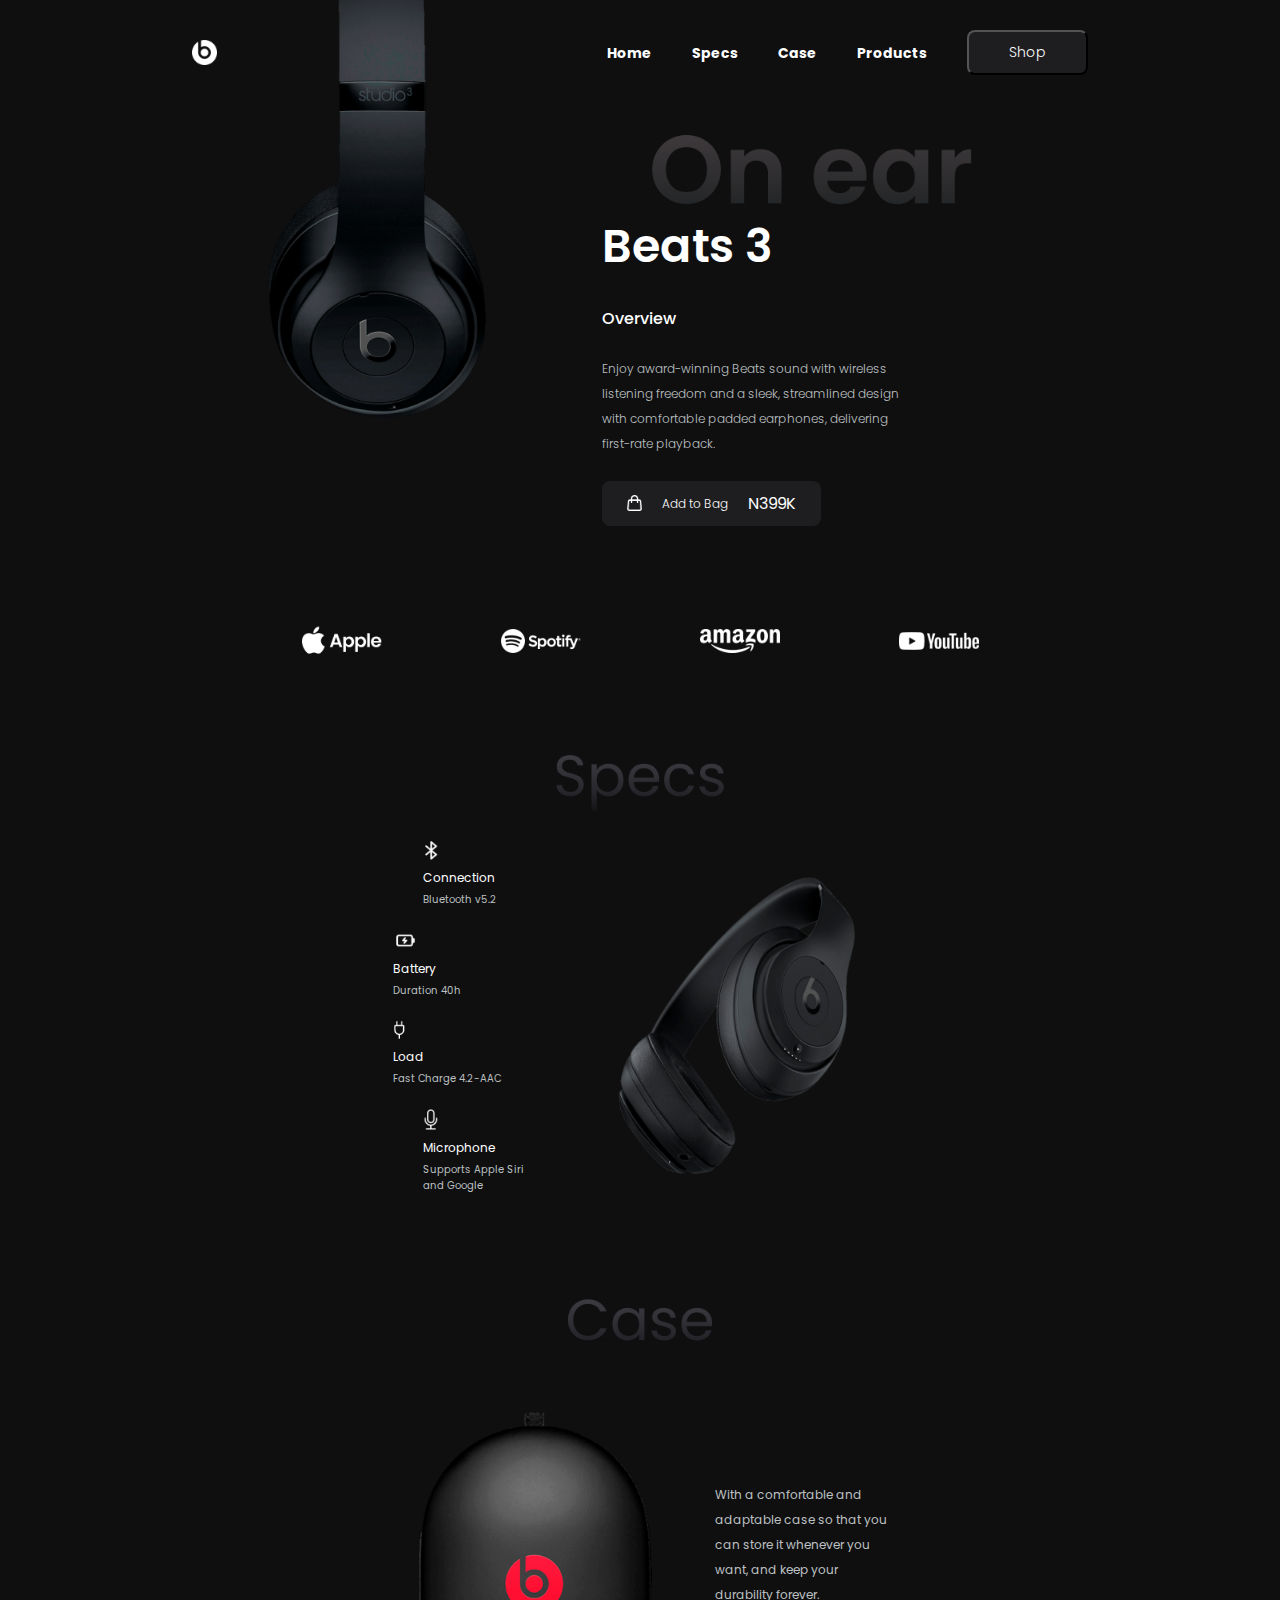
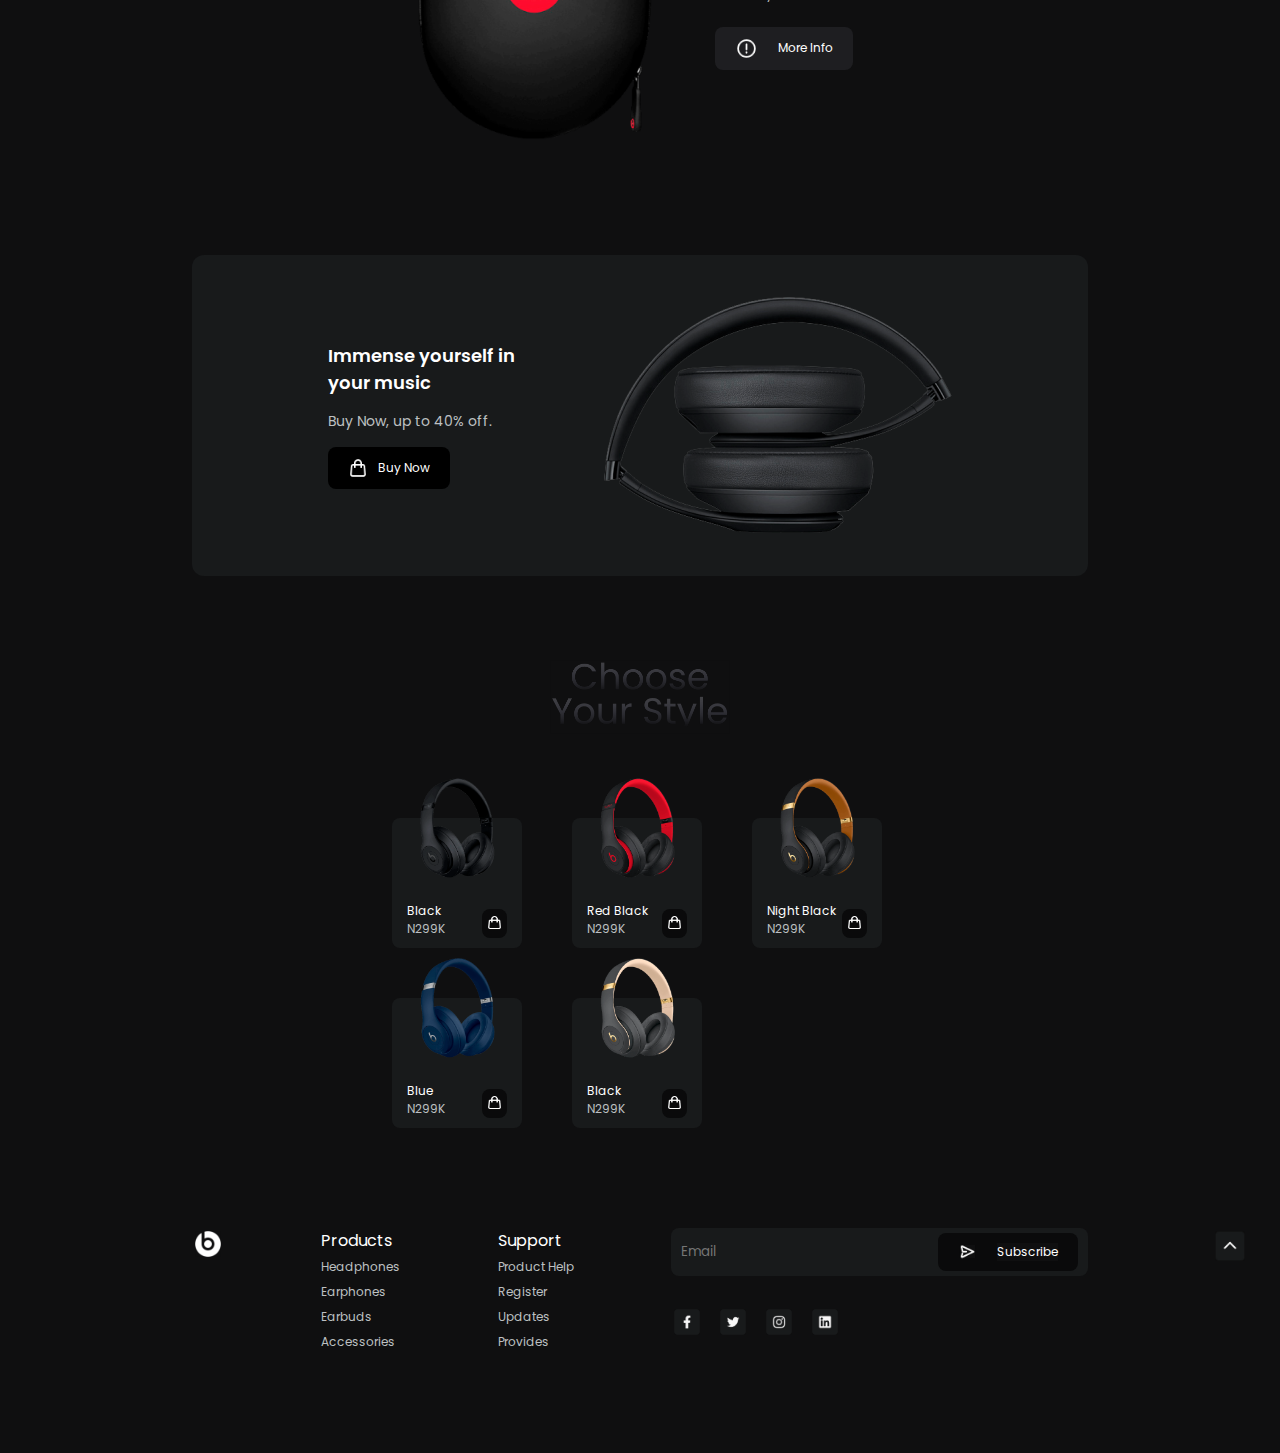
<file: 11 febuary 2023-1/index.html>
<!DOCTYPE html>
<html lang="en">
  <head>
    <meta charset="UTF-8" />
    <meta http-equiv="X-UA-Compatible" content="IE=edge" />
    <meta name="viewport" content="width=device-width, initial-scale=1.0" />
    <title>Beats Landing Page</title>

    <!-- adding the css file -->
    <link rel="stylesheet" href="./style.css" />

    <!-- adding the poppins font -->
    <link rel="preconnect" href="https://fonts.googleapis.com" />
    <link rel="preconnect" href="https://fonts.gstatic.com" crossorigin />
    <link
      href="https://fonts.googleapis.com/css2?family=Poppins:wght@200;300;400;500;600;700;800;900&display=swap"
      rel="stylesheet"
    />
  </head>

  <body>
    <!-- creating the navigation menu -->
    <nav>
      <img src="./Photos/beatsLogo.png" alt="logo" />

      <div class="nav-right-section">
        <ul>
          <li><a href="#">Home</a></li>
          <li><a href="#">Specs</a></li>
          <li><a href="#">Case</a></li>
          <li><a href="#">Products</a></li>
        </ul>
        <button>Shop</button>
      </div>
    </nav>

    <!-- creating the main landing page -->
    <main>
      <img class="mainImg" src="./Photos/mainImage.png" alt="main image" />
      <div class="main">
        <img class="onEarImg" src="./Photos/onEar.png" alt="on ear logo" />
        <h1>Beats 3</h1>
        <h4>Overview</h4>
        <p>
          Enjoy award-winning Beats sound with wireless listening freedom and a
          sleek, streamlined design with comfortable padded earphones,
          delivering first-rate playback.
        </p>
        <div class="shopping-bag-section">
          <img src="./Icons/shoppingBag.png" alt="shopping bag" />
          <p>Add to Bag</p>
          <span>N399K</span>
        </div>
      </div>
    </main>

    <!-- section for adding social media icons -->
    <section class="social-media-section">
      <img src="./Photos/appleLogo.png" alt="apple logo" />
      <img src="./Photos/spotifyLogo.png" alt="spotify logo" />
      <img src="./Photos/amazonLogo.png" alt="amazon logo" />
      <img src="./Photos/youtubeLogo.png" alt="youtube logo" />
    </section>

    <!-- creating a new specification section -->
    <section class="specification">
      <!-- adding the specs logo -->
      <img
        class="specification-logo"
        src="./Icons/specsLogo.png"
        alt="specs logo"
      />

      <div class="specification-list">
        <!-- creating a division for holding all the specifications -->
        <div class="specification-list-items">
          <!-- creating a division for each specifications -->
          <div>
            <img src="./Icons/bluetooth.png" alt="bluetooth" />
            <p>Connection</p>
            <p>Bluetooth v5.2</p>
          </div>

          <div>
            <img src="./Icons/battery.png" alt="battery" />
            <p>Battery</p>
            <p>Duration 40h</p>
          </div>

          <div>
            <img src="./Icons/charger.png" alt="charger" />
            <p>Load</p>
            <p>Fast Charge 4.2-AAC</p>
          </div>

          <div>
            <img src="./Icons/mic.png" alt="mic" />
            <p>Microphone</p>
            <p>Supports Apple Siri and Google</p>
          </div>
        </div>

        <!-- adding an image with respect to the specification -->
        <img
          src="./Photos/specsImage.png"
          alt="specification headphone image"
        />
      </div>
    </section>

    <!-- creating a case section -->
    <section class="case">
      <!-- adding the case logo here -->
      <img class="case-logo" src="./Icons/caseLogo.png" alt="case logo" />

      <!-- creating a new division to wrap all case items -->
      <div class="case-item">
        <img
          class="case-item-img"
          src="./Photos/caseImage.png"
          alt="case image"
        />

        <div>
          <p>
            With a comfortable and adaptable case so that you can store it
            whenever you want, and keep your durability forever.
          </p>
          <p>
            <img src="./Icons/group.png" alt="group" />
            More Info
          </p>
        </div>
      </div>
    </section>

    <!-- section to allow user to buy a product -->
    <section class="buy-product">
      <div>
        <h3>Immense yourself in your music</h3>
        <p>Buy Now, up to 40% off.</p>
        <div>
          <img src="./Icons/shoppingBag.png" alt="shopping bag" />
          <p>Buy Now</p>
        </div>
      </div>

      <img src="./Photos/buyNowSectionImage.png" alt="buy now" />
    </section>

    <!-- creating a product section to display the items -->
    <section class="product">
      <!-- adding the choose style logo -->
      <img class="product-logo" src="./Icons/productLogo.png" alt="logo" />

      <!-- creating a new division for adding all the products to showcase to user -->
      <div class="product-items">
        <!-- creating card for product -->
        <div class="product-card">
          <img class="product-img" src="./Photos/black.png" alt="black" />
          <div class="product-info">
            <p>
              Black <br />
              <span>N299K</span>
            </p>

            <div>
              <img src="./Icons/shoppingBag.png" alt="shopping bag" />
            </div>
          </div>
        </div>

        <!-- creating card for product -->
        <div class="product-card">
          <img
            class="product-img"
            src="./Photos/redBlack.png"
            alt="red black"
          />
          <div class="product-info">
            <p>
              Red Black <br />
              <span>N299K</span>
            </p>

            <div>
              <img src="./Icons/shoppingBag.png" alt="shopping bag" />
            </div>
          </div>
        </div>

        <!-- creating card for product -->
        <div class="product-card">
          <img
            class="product-img"
            src="./Photos/nightBlack.png"
            alt="Night Black"
          />
          <div class="product-info">
            <p>
              Night Black <br />
              <span>N299K</span>
            </p>

            <div>
              <img src="./Icons/shoppingBag.png" alt="shopping bag" />
            </div>
          </div>
        </div>

        <!-- creating card for product -->
        <div class="product-card">
          <img class="product-img" src="./Photos/blue.png" alt="blue" />
          <div class="product-info">
            <p>
              Blue <br />
              <span>N299K</span>
            </p>

            <div>
              <img src="./Icons/shoppingBag.png" alt="shopping bag" />
            </div>
          </div>
        </div>

        <!-- creating card for product -->
        <div class="product-card">
          <img
            class="product-img"
            src="./Photos/twilightGray.png"
            alt="twilight"
          />
          <div class="product-info">
            <p>
              Black <br />
              <span>N299K</span>
            </p>

            <div>
              <img src="./Icons/shoppingBag.png" alt="shopping bag" />
            </div>
          </div>
        </div>
      </div>
    </section>

    <!-- designing the footer area of the website -->
    <footer>
      <img class="footer-logo" src="./Photos/beatsLogo.png" alt="logo" />

      <!-- creating the product navigation menu -->
      <ul>
        <li><a href="#">Products</a></li>
        <li><a href="#">Headphones</a></li>
        <li><a href="#">Earphones</a></li>
        <li><a href="#">Earbuds</a></li>
        <li><a href="#">Accessories</a></li>
      </ul>

      <!-- creating the support navigation menu -->
      <ul>
        <li><a href="#">Support</a></li>
        <li><a href="#">Product Help</a></li>
        <li><a href="#">Register</a></li>
        <li><a href="#">Updates</a></li>
        <li><a href="#">Provides</a></li>
      </ul>

      <!-- adding subscribe and social media icon buttons -->
      <div class="footer-subscription">
        <!-- adding the division for subscribe -->
        <div>
          <input type="email" placeholder="Email" />
          <div class="subscribe-button">
            <img src="./Icons/rightArrow.png" alt="rightArrow" />
            <p>Subscribe</p>
          </div>
        </div>

        <!-- social media icons -->
        <div>
          <img src="./Icons/facebook.png" alt="facebook" />
          <img src="./Icons/twitter.png" alt="twitter" />
          <img src="./Icons/instagram.png" alt="instagram" />
          <img src="./Icons/linkedin.png" alt="linkedin" />
        </div>
      </div>

      <!-- adding top arrow for icon for moving the page to top -->
      <img class="arrow-up" src="./Icons/upArrow.png" alt="upArrow" />
    </footer>
  </body>
</html>
</file>
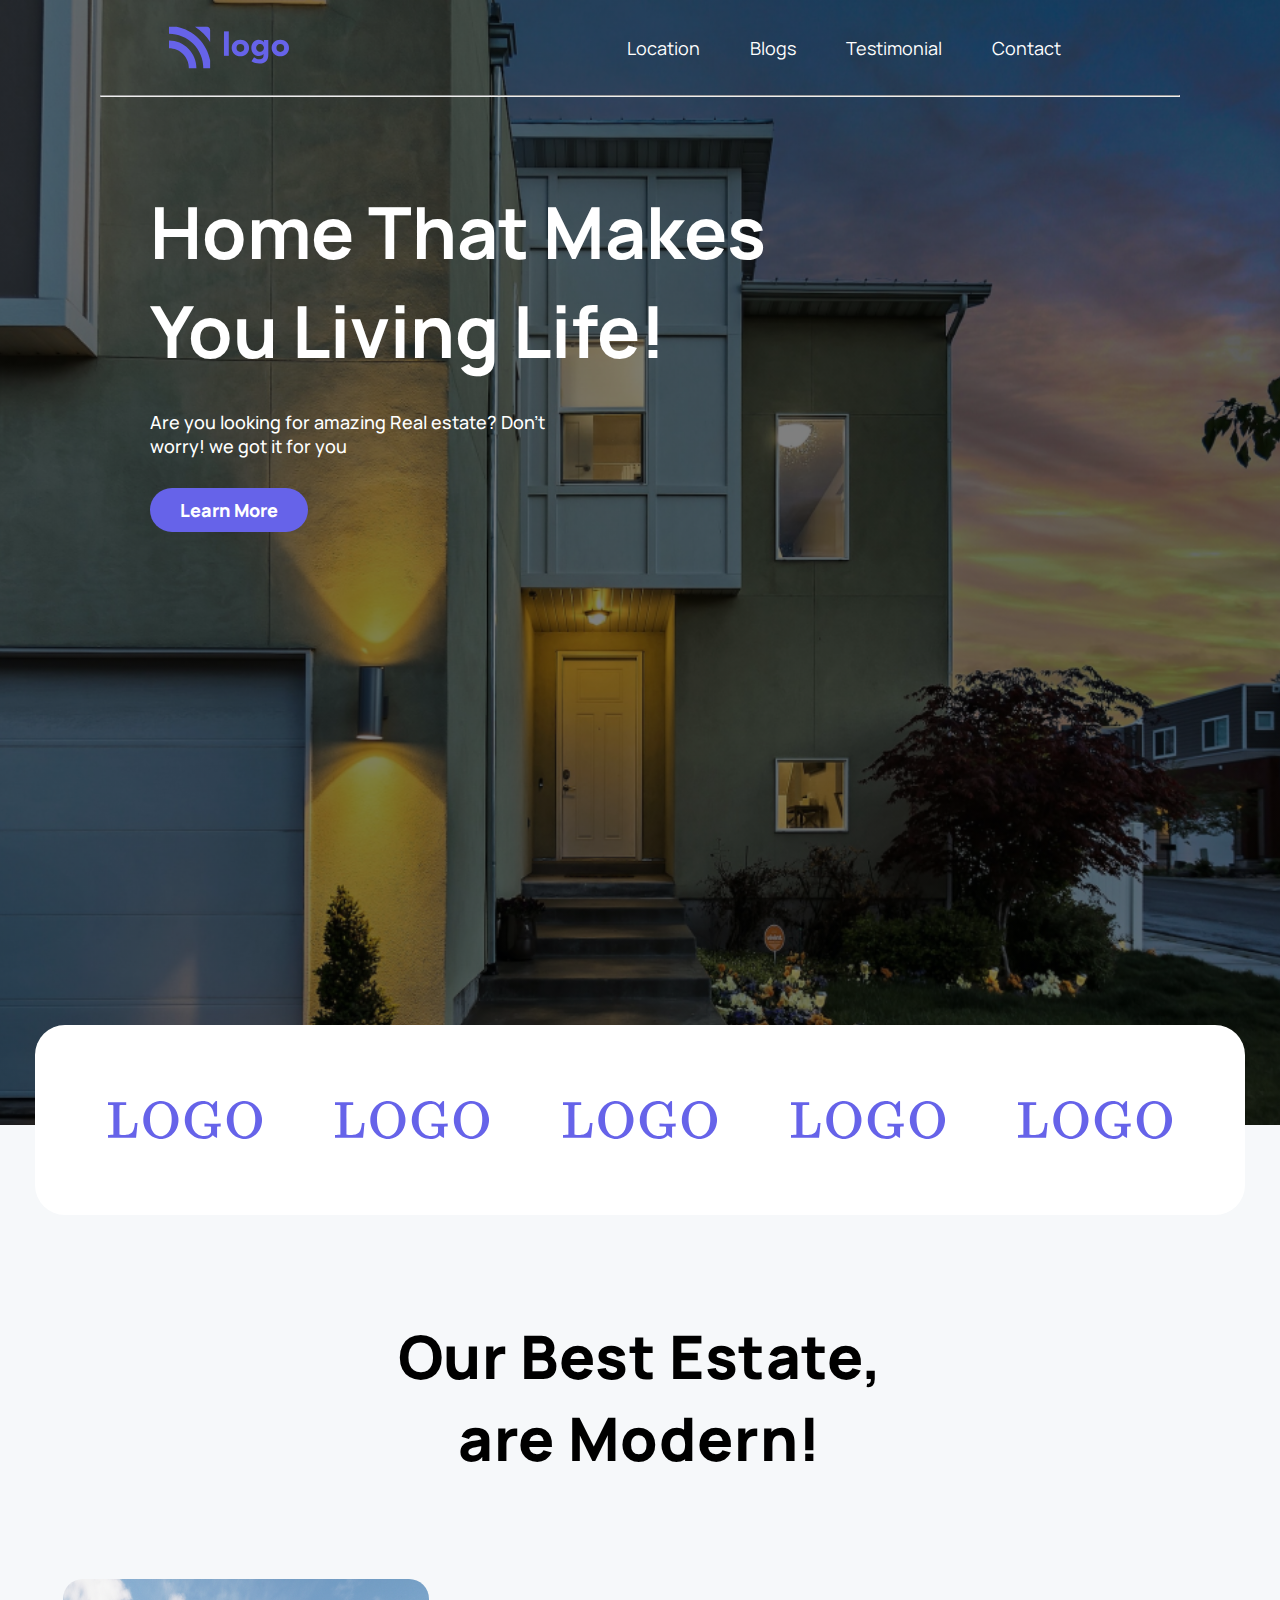
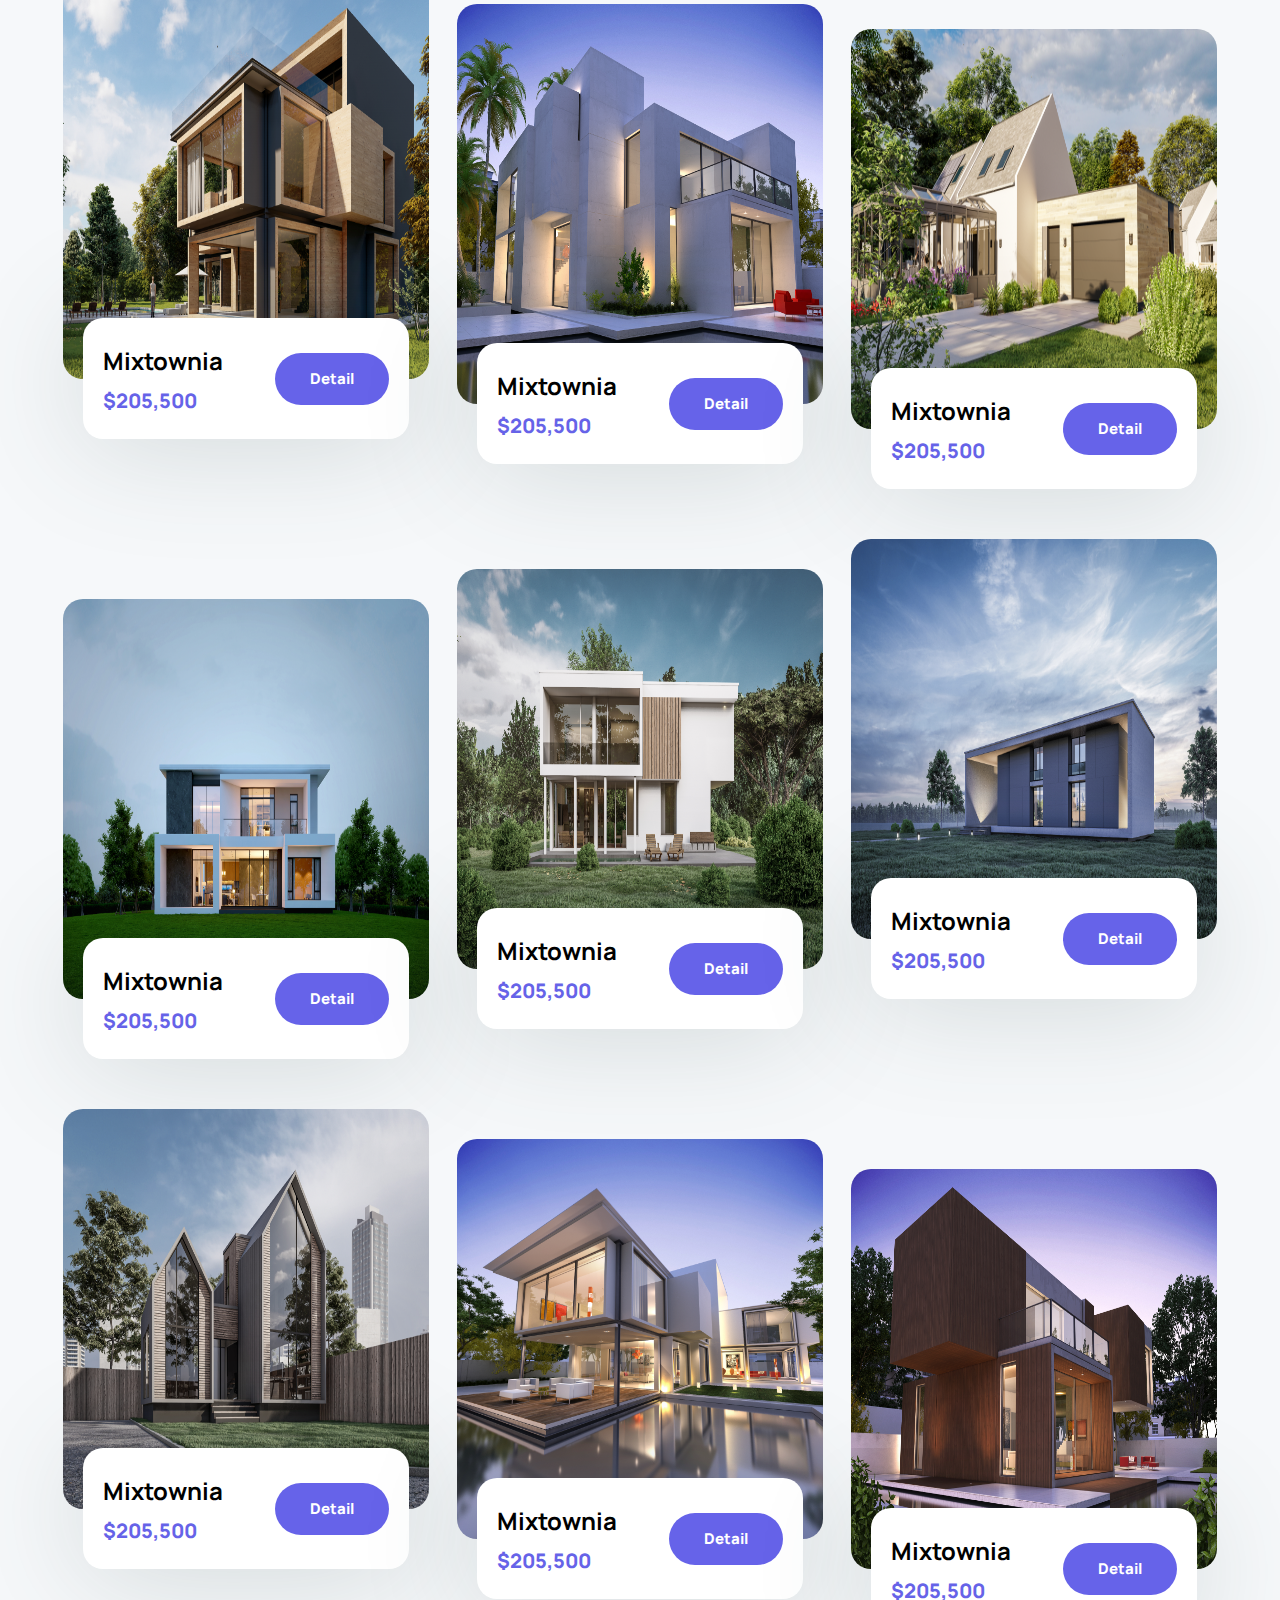
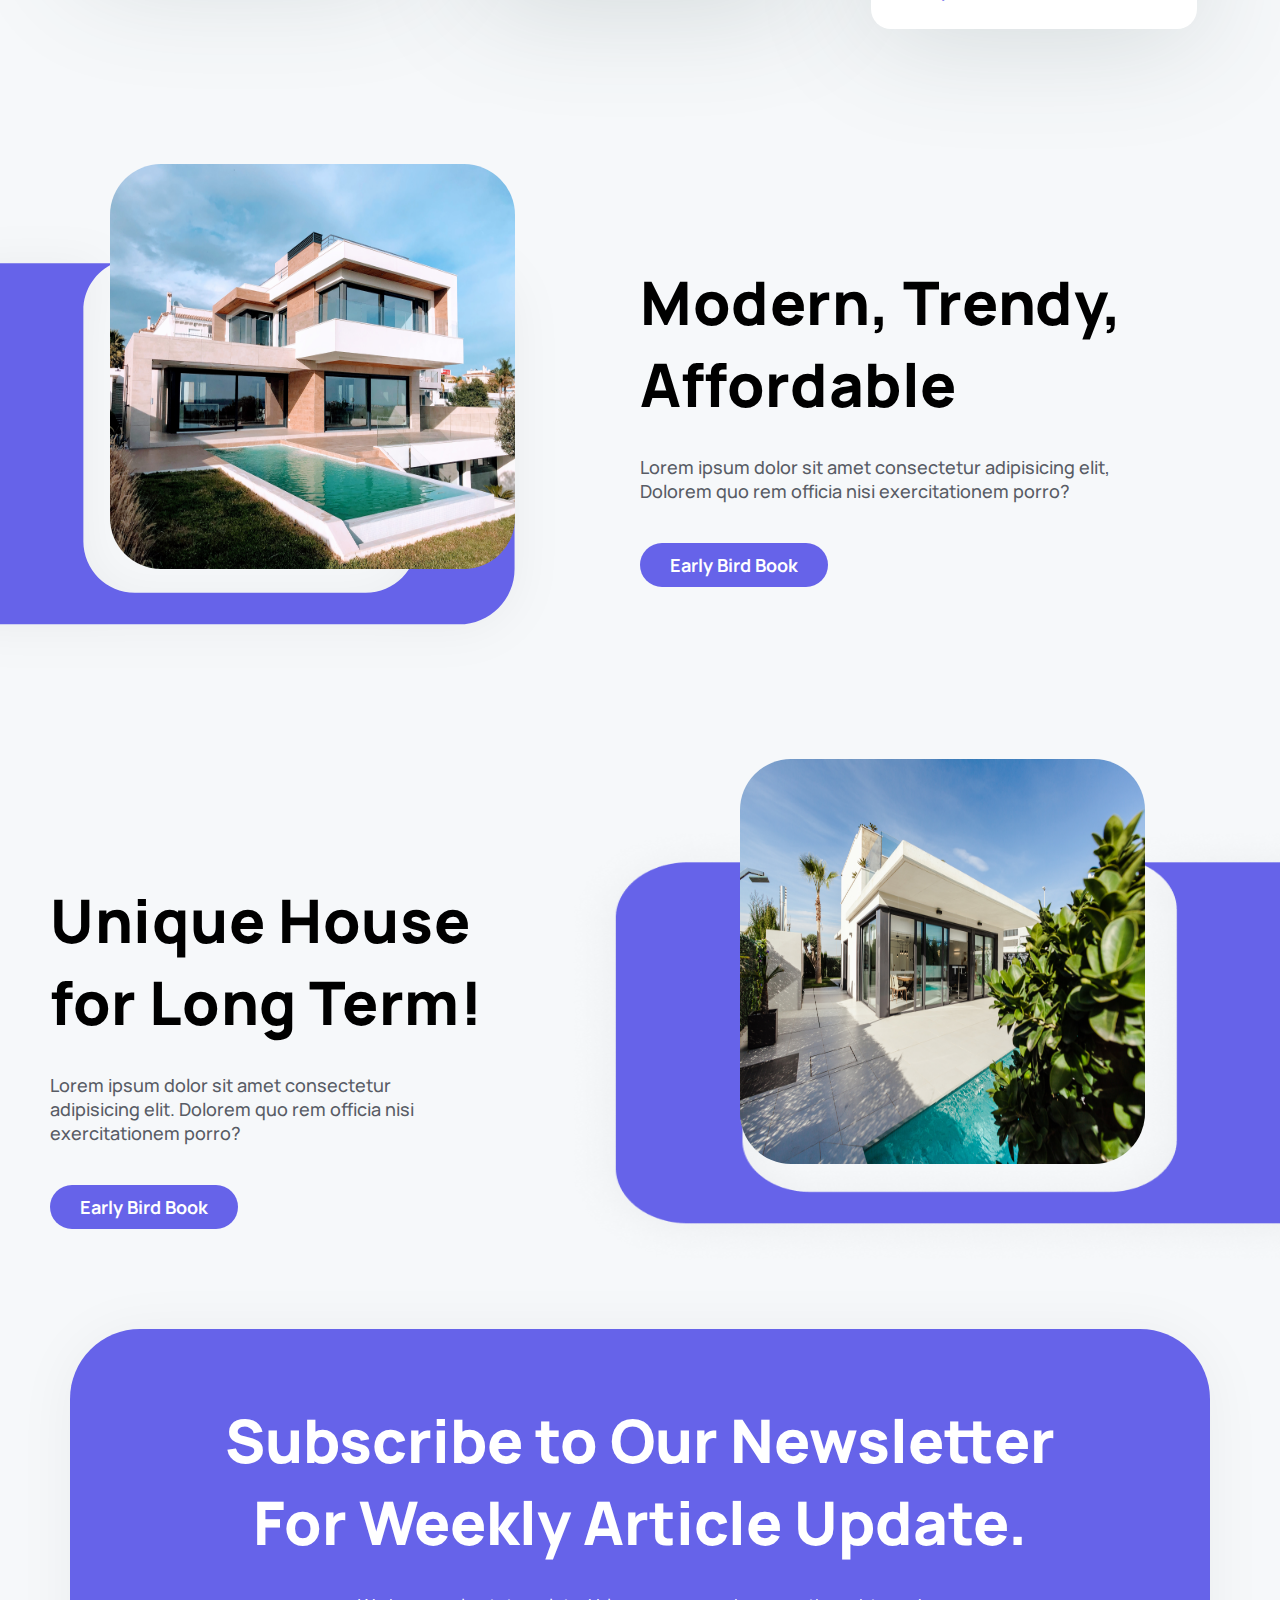
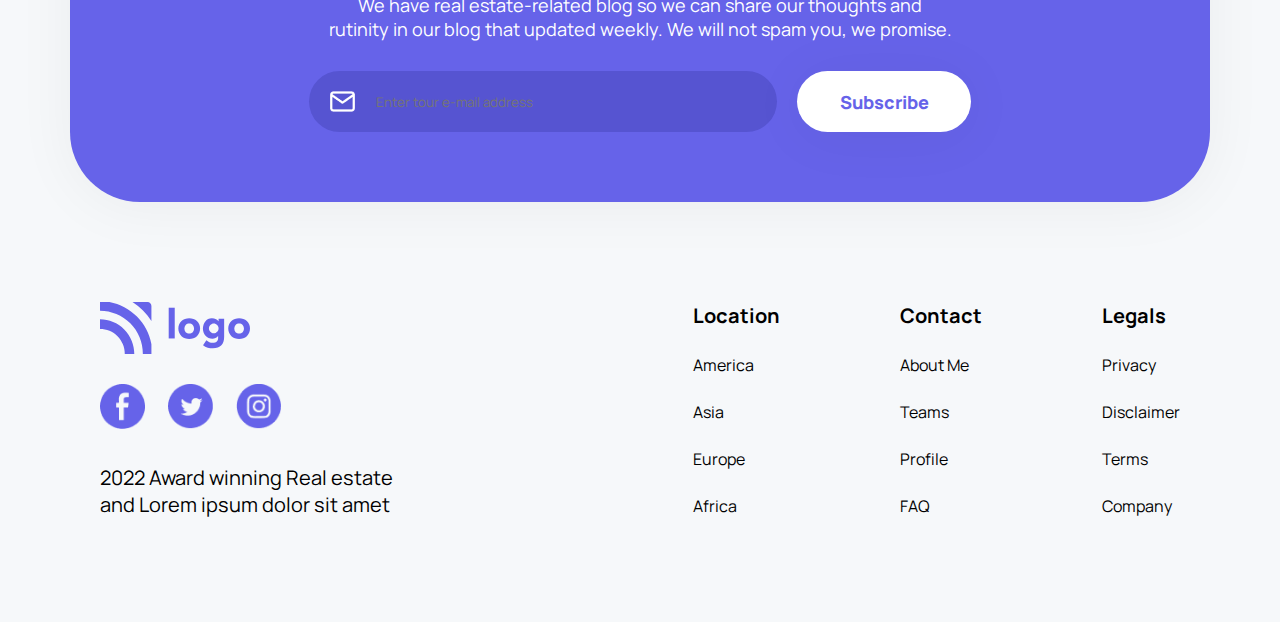
<file: 11 febuary 2023-2/index.html>
<!DOCTYPE html>
<html lang="en">
  <head>
    <meta charset="UTF-8" />
    <meta http-equiv="X-UA-Compatible" content="IE=edge" />
    <meta name="viewport" content="width=device-width, initial-scale=1.0" />
    <title>Real State</title>

    <!-- adding the font family -->
    <link rel="preconnect" href="https://fonts.googleapis.com" />
    <link rel="preconnect" href="https://fonts.gstatic.com" crossorigin />
    <link
      href="https://fonts.googleapis.com/css2?family=Manrope:wght@200;300;400;500;600;700;800&display=swap"
      rel="stylesheet"
    />

    <link rel="stylesheet" href="./style.css" />
  </head>

  <body>
    <header>
      <!-- navbar -->
      <nav>
        <img src="./Icons/Logo.svg" alt="logo image" />
        <!-- nav links -->
        <ul>
          <li><a href="#">Location</a></li>
          <li><a href="#">Blogs</a></li>
          <li><a href="#">Testimonial</a></li>
          <li><a href="#">Contact</a></li>
        </ul>
      </nav>
      <hr />

      <div>
        <h1>Home That Makes <br />You Living Life!</h1>
        <p>
          Are you looking for amazing Real estate? Don't worry! we got it for
          you
        </p>
        <button>Learn More</button>
      </div>
    </header>

    <!-- multiple logos section -->
    <section class="my-logos">
      <img src="./Icons/logoName.svg" alt="named logo" />
      <img src="./Icons/logoName.svg" alt="named logo" />
      <img src="./Icons/logoName.svg" alt="named logo" />
      <img src="./Icons/logoName.svg" alt="named logo" />
      <img src="./Icons/logoName.svg" alt="named logo" />
    </section>

    <!-- section for displaying all our real state properties in a card -->
    <section class="cards-wrapper-section">
      <h1>Our Best Estate, <br />are Modern!</h1>

      <!-- creating a main div to wrap all the cards -->
      <div class="cards-wrapper">
        <!-- creating estate property card -->
        <div class="card">
          <img src="./Photos/cardImage1.png" alt="cardImage1" />
          <!-- for displaying the property details -->
          <div class="card-box">
            <!-- displaying the price and property name -->
            <div>
              <h3>Mixtownia</h3>
              <p>$205,500</p>
            </div>
            <!-- button for more details -->
            <button>Detail</button>
          </div>
        </div>

        <!-- creating estate property card -->
        <div class="card">
          <img src="./Photos/cardImage2.png" alt="cardImage2" />
          <!-- for displaying the property details -->
          <div class="card-box">
            <!-- displaying the price and property name -->
            <div>
              <h3>Mixtownia</h3>
              <p>$205,500</p>
            </div>
            <!-- button for more details -->
            <button>Detail</button>
          </div>
        </div>

        <!-- creating estate property card -->
        <div class="card">
          <img src="./Photos/cardImage3.png" alt="cardImage3" />
          <!-- for displaying the property details -->
          <div class="card-box">
            <!-- displaying the price and property name -->
            <div>
              <h3>Mixtownia</h3>
              <p>$205,500</p>
            </div>
            <!-- button for more details -->
            <button>Detail</button>
          </div>
        </div>

        <!-- creating estate property card -->
        <div class="card">
          <img src="./Photos/cardImage4.png" alt="cardImage4" />
          <!-- for displaying the property details -->
          <div class="card-box">
            <!-- displaying the price and property name -->
            <div>
              <h3>Mixtownia</h3>
              <p>$205,500</p>
            </div>
            <!-- button for more details -->
            <button>Detail</button>
          </div>
        </div>

        <!-- creating estate property card -->
        <div class="card">
          <img src="./Photos/cardImage5.png" alt="cardImage5" />
          <!-- for displaying the property details -->
          <div class="card-box">
            <!-- displaying the price and property name -->
            <div>
              <h3>Mixtownia</h3>
              <p>$205,500</p>
            </div>
            <!-- button for more details -->
            <button>Detail</button>
          </div>
        </div>

        <!-- creating estate property card -->
        <div class="card">
          <img src="./Photos/cardImage6.png" alt="cardImage6" />
          <!-- for displaying the property details -->
          <div class="card-box">
            <!-- displaying the price and property name -->
            <div>
              <h3>Mixtownia</h3>
              <p>$205,500</p>
            </div>
            <!-- button for more details -->
            <button>Detail</button>
          </div>
        </div>

        <!-- creating estate property card -->
        <div class="card">
          <img src="./Photos/cardImage7.png" alt="cardImage7" />
          <!-- for displaying the property details -->
          <div class="card-box">
            <!-- displaying the price and property name -->
            <div>
              <h3>Mixtownia</h3>
              <p>$205,500</p>
            </div>
            <!-- button for more details -->
            <button>Detail</button>
          </div>
        </div>

        <!-- creating estate property card -->
        <div class="card">
          <img src="./Photos/cardImage8.png" alt="cardImage8" />
          <!-- for displaying the property details -->
          <div class="card-box">
            <!-- displaying the price and property name -->
            <div>
              <h3>Mixtownia</h3>
              <p>$205,500</p>
            </div>
            <!-- button for more details -->
            <button>Detail</button>
          </div>
        </div>

        <!-- creating estate property card -->
        <div class="card">
          <img src="./Photos/cardImage9.png" alt="cardImage9" />
          <!-- for displaying the property details -->
          <div class="card-box">
            <!-- displaying the price and property name -->
            <div>
              <h3>Mixtownia</h3>
              <p>$205,500</p>
            </div>
            <!-- button for more details -->
            <button>Detail</button>
          </div>
        </div>
      </div>
    </section>

    <!-- section for displaying first feature -->
    <section class="features-section first-feature-section">
      <!-- for displaying the images -->
      <div>
        <img src="./Icons/featureImageBg1.svg" alt="image background" />
        <img src="./Photos/featuresImage1.png" alt="feature image 1" />
      </div>

      <!-- for displaying the written content -->
      <div>
        <h1>Modern, Trendy, Affordable</h1>
        <p>
          Lorem ipsum dolor sit amet consectetur adipisicing elit, Dolorem quo
          rem officia nisi exercitationem porro?
        </p>
        <button>Early Bird Book</button>
      </div>
    </section>

    <!-- section for displaying second feature -->
    <section class="features-section second-feature-section">
      <!-- for displaying the written content -->
      <div>
        <h1>Unique House for Long Term!</h1>
        <p>
          Lorem ipsum dolor sit amet consectetur adipisicing elit. Dolorem quo
          rem officia nisi exercitationem porro?
        </p>
        <button>Early Bird Book</button>
      </div>

      <!-- for displaying the images -->
      <div>
        <img src="./Icons/featureImageBg2.png" alt="image background" />
        <img src="./Photos/featuresImage2.png" alt="feature image 2" />
      </div>
    </section>

    <!-- section for creating the newsletter -->
    <section class="newsletter">
      <h1>Subscribe to Our Newsletter <br> For Weekly Article Update.</h1>
      <p>
        We have real estate-related blog so we can share our thoughts and
        rutinity in our blog that updated weekly. We will not spam you, we
        promise.
      </p>

      <!-- for taking user email -->
      <form>
        <div>
          <img src="./Icons/mail.png" alt="mail">
          <input type="text" placeholder="Enter tour e-mail address"/>
        </div>
        <button>Subscribe</button>
      </form>
    </section>

    <!-- creating the footer area -->
    <footer>
      <div>
        <img src="./Icons/Logo.svg" alt="logo" />
        <!-- for social media icons -->
        <div>
          <img src="./Icons/facebook.png" alt="facebook icon" />
          <img src="./Icons/twitter.png" alt="twitter icon" />
          <img src="./Icons/instagram.png" alt="instagram icon" />
        </div>
        <p>2022 Award winning Real estate and Lorem ipsum dolor sit amet</p>
      </div>

      <!-- for all different pages links -->
      <div class="footer-links">
        <div class="footer-links-content">
          <ul>
            <li><a href="#">Location</a></li>
            <li><a href="#">America</a></li>
            <li><a href="#">Asia</a></li>
            <li><a href="#">Europe</a></li>
            <li><a href="#">Africa</a></li>
          </ul>
        </div>

        <div class="footer-links-content">
          <ul>
            <li><a href="#">Contact</a></li>
            <li><a href="#">About Me</a></li>
            <li><a href="#">Teams</a></li>
            <li><a href="#">Profile</a></li>
            <li><a href="#">FAQ</a></li>
          </ul>
        </div>

        <div class="footer-links-content">
          <ul>
            <li><a href="#">Legals</a></li>
            <li><a href="#">Privacy</a></li>
            <li><a href="#">Disclaimer</a></li>
            <li><a href="#">Terms</a></li>
            <li><a href="#">Company</a></li>
          </ul>
        </div>
      </div>
    </footer>
  </body>
</html>
</file>
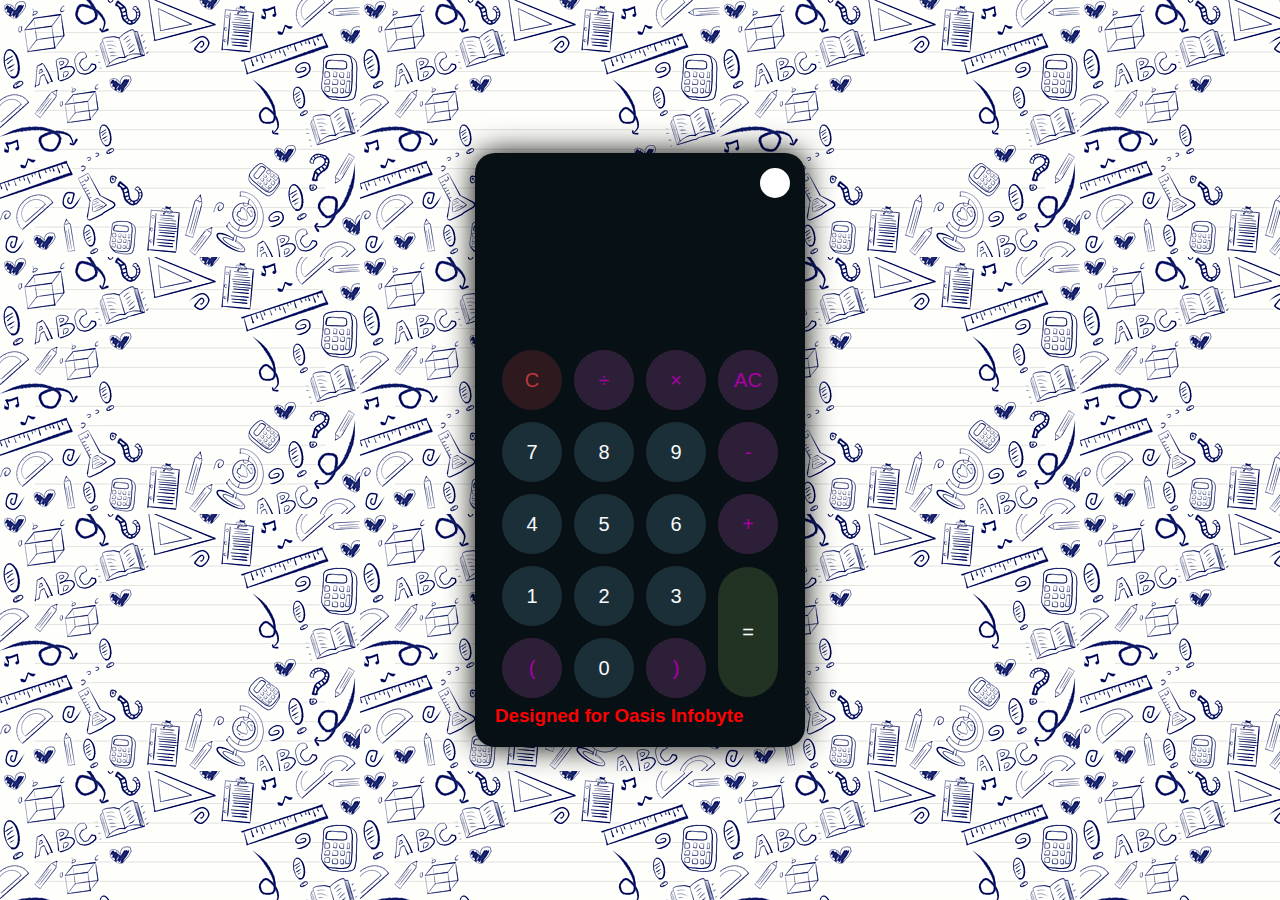
<file: Task 1/index.html>
<!DOCTYPE html>
<html lang="en">
<head>
    <meta charset="UTF-8">
    <meta http-equiv="X-UA-Compatible" content="IE=edge">
    <meta name="viewport" content="width=device-width, initial-scale=1.0">
    <link rel="stylesheet" href="./style.css">
    <title>Calculator</title>
</head>
<body>
    <!-- <h1> Calculator  </h1> -->
    <div class="container">
        <div class="calculator dark">
            <div class="theme-toggler active">
                <i class="toggler-icon"></i>
            </div>
            <div class="display-screen">
                <div id="display"></div>
            </div>
            <div class="buttons">
                <table>
                    <tr>
                        <td><button class="btn-operator" id="clear">C</button></td>
                        <td><button class="btn-operator" id="/">&divide;</button></td>
                        <td><button class="btn-operator" id="*">&times;</button></td>
                        <td><button class="btn-operator" id="backspace">AC</button></td>
                    </tr>
                    <tr>
                        <td><button class="btn-number" id="7">7</button></td>
                        <td><button class="btn-number" id="8">8</button></td>
                        <td><button class="btn-number" id="9">9</button></td>
                        <td><button class="btn-operator" id="-">-</button></td>
                    </tr>
                    <tr>
                        <td><button class="btn-number" id="4">4</button></td>
                        <td><button class="btn-number" id="5">5</button></td>
                        <td><button class="btn-number" id="6">6</button></td>
                        <td><button class="btn-operator" id="+">+</button></td>
                    </tr>
                    <tr>
                        <td><button class="btn-number" id="1">1</button></td>
                        <td><button class="btn-number" id="2">2</button></td>
                        <td><button class="btn-number" id="3">3</button></td>
                        <td rowspan="2"><button class="btn-equal" id="equal">=</button></td>
                    </tr>
                    <tr>
                        <td><button class="btn-operator" id="(">(</button></td>
                        <td><button class="btn-number" id="0">0</button></td>
                        <td><button class="btn-operator" id=")">)</button></td>
                    </tr>
                </table>
            </div>
            <div class="mainfooter" role="contentinfo">
                <h3> Designed for Oasis Infobyte</h3>
                </div>
        </div>
    </div>
    <script src="script.js"></script>
</body>
</html>
</file>
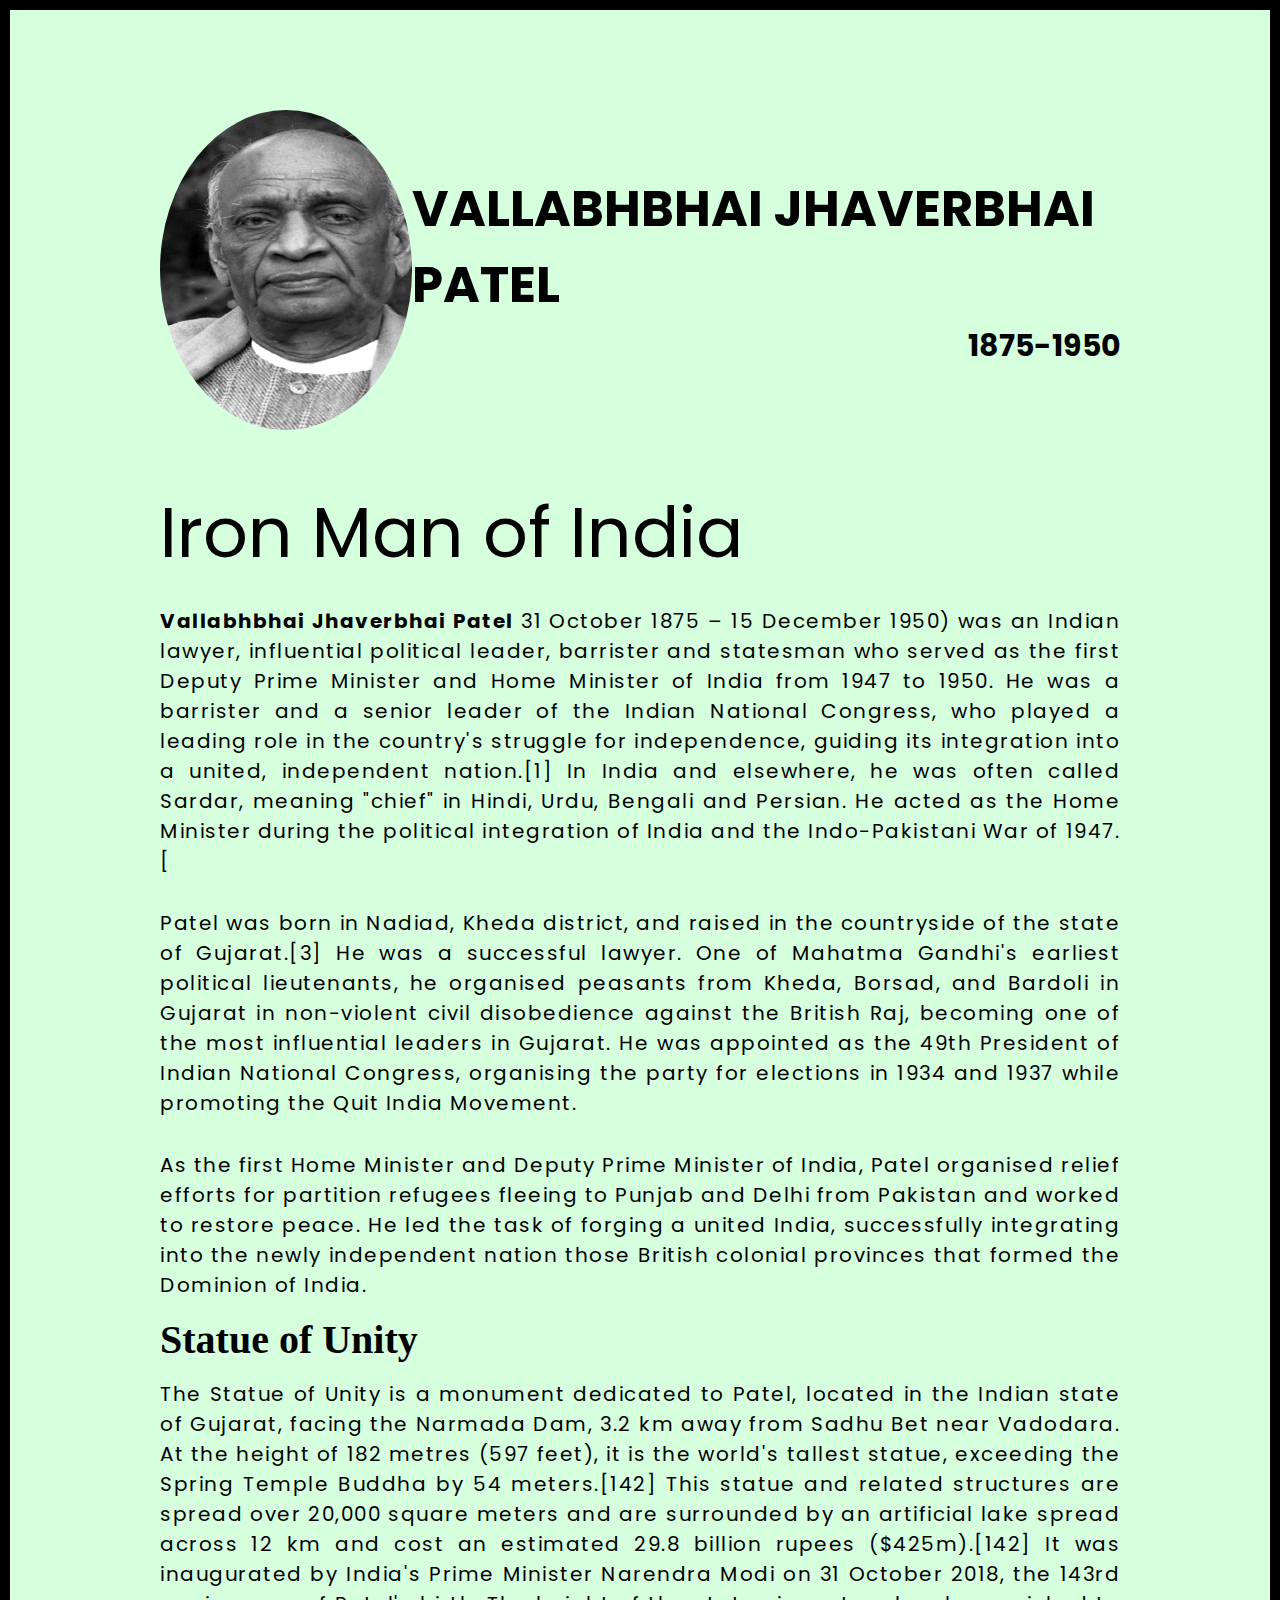
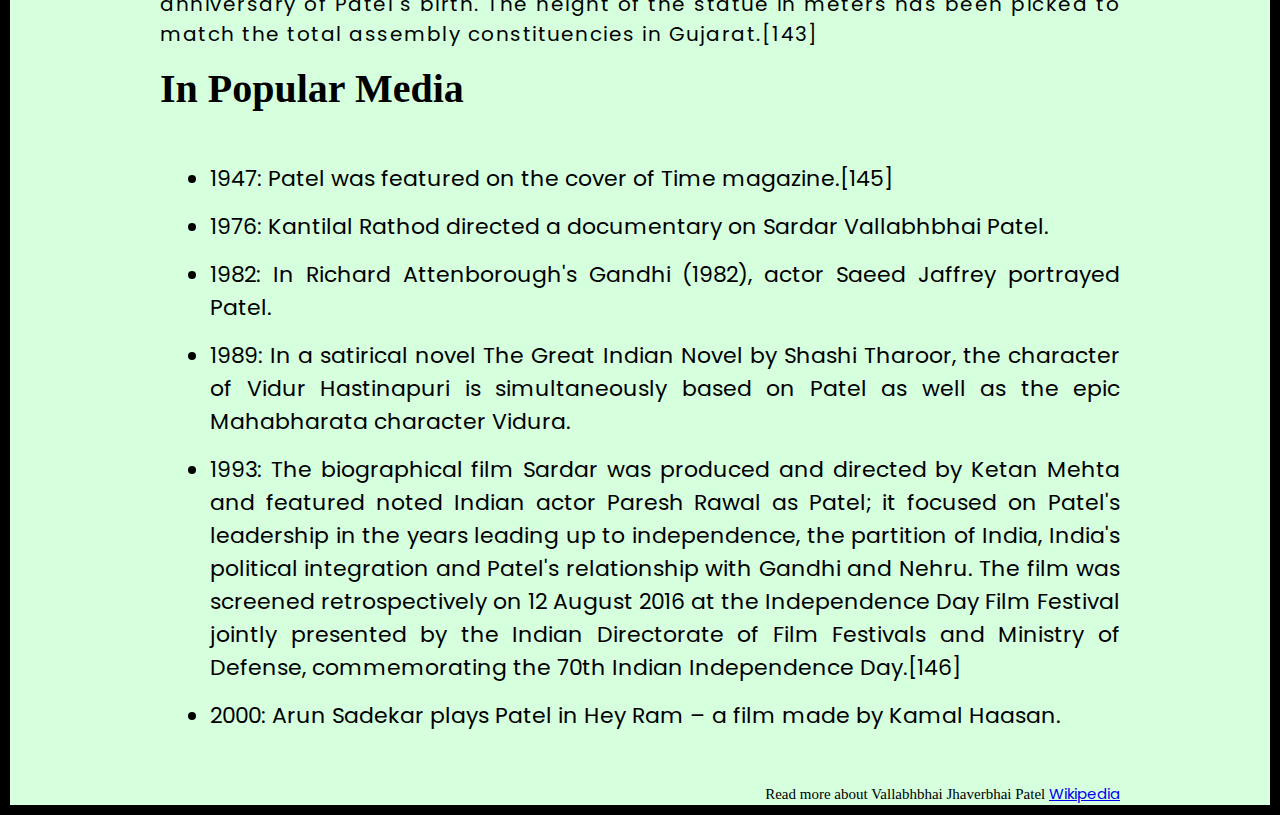
<file: Task 2/index.html>
<!DOCTYPE html>
<html lang="en">

<head>
    <meta charset="UTF-8">
    <meta http-equiv="X-UA-Compatible" content="IE=edge">
    <meta name="viewport" content="width=device-width, initial-scale=1.0">
    <title>The Tribute Website - Vallabhbhai Jhaverbhai Patel</title>
    <link rel="stylesheet" href="style.css">
</head>

<body>
    <div class="container">
        <div class="content">
            <section class="top_section">
                <div class="image_container">
                    <img src="./Sardar_patel.jpg" alt="tribute" />
                </div>
                <div class="title">
                    <h1>Vallabhbhai Jhaverbhai Patel</h1>
                    <h4>1875-1950</h4>
                </div>
            </section>
            <section class="about_section">
                <h2>Iron Man of India</h2>
                <p><b>Vallabhbhai Jhaverbhai Patel</b> 31 October 1875 – 15 December 1950)  was an Indian lawyer, influential political leader, barrister and statesman who served as the first Deputy Prime Minister and Home Minister of India from 1947 to 1950. He was a barrister and a senior leader of the Indian National Congress, who played a leading role in the country's struggle for independence, guiding its integration into a united, independent nation.[1] In India and elsewhere, he was often called Sardar, meaning "chief" in Hindi, Urdu, Bengali and Persian. He acted as the Home Minister during the political integration of India and the Indo-Pakistani War of 1947.[ </p>
                <br><br>
                <p>Patel was born in Nadiad, Kheda district, and raised in the countryside of the state of Gujarat.[3] He was a successful lawyer. One of Mahatma Gandhi's earliest political lieutenants, he organised peasants from Kheda, Borsad, and Bardoli in Gujarat in non-violent civil disobedience against the British Raj, becoming one of the most influential leaders in Gujarat. He was appointed as the 49th President of Indian National Congress, organising the party for elections in 1934 and 1937 while promoting the Quit India Movement. </p>
                <br><br>
                <p>As the first Home Minister and Deputy Prime Minister of India, Patel organised relief efforts for partition refugees fleeing to Punjab and Delhi from Pakistan and worked to restore peace. He led the task of forging a united India, successfully integrating into the newly independent nation those British colonial provinces that formed the Dominion of India.</p>
                <br>
                <h1> Statue of Unity</h1><br>
                <p>
                    The Statue of Unity is a monument dedicated to Patel, located in the Indian state of Gujarat, facing the Narmada Dam, 3.2 km away from Sadhu Bet near Vadodara. At the height of 182 metres (597 feet), it is the world's tallest statue, exceeding the Spring Temple Buddha by 54 meters.[142] This statue and related structures are spread over 20,000 square meters and are surrounded by an artificial lake spread across 12 km and cost an estimated 29.8 billion rupees ($425m).[142] It was inaugurated by India's Prime Minister Narendra Modi on 31 October 2018, the 143rd anniversary of Patel's birth. The height of the statue in meters has been picked to match the total assembly constituencies in Gujarat.[143]
                </p>
            </section><br>
            <div class="pop">
                <h1>In Popular Media</h1>
            </div>
            <section class="list">
                <ul class="items">
                    <li>1947: Patel was featured on the cover of Time magazine.[145]</li>
                    <li>1976: Kantilal Rathod directed a documentary on Sardar Vallabhbhai Patel.</li>
                    <li>1982: In Richard Attenborough's Gandhi (1982), actor Saeed Jaffrey portrayed Patel.</li>
                    <li>1989: In a satirical novel The Great Indian Novel by Shashi Tharoor, the character of Vidur Hastinapuri is simultaneously based on Patel as well as the epic Mahabharata character Vidura.</li>
                    <li>1993: The biographical film Sardar was produced and directed by Ketan Mehta and featured noted Indian actor Paresh Rawal as Patel; it focused on Patel's leadership in the years leading up to independence, the partition of India, India's political integration and Patel's relationship with Gandhi and Nehru. The film was screened retrospectively on 12 August 2016 at the Independence Day Film Festival jointly presented by the Indian Directorate of Film Festivals and Ministry of Defense, commemorating the 70th Indian Independence Day.[146]</li>
                    <li>2000: Arun Sadekar plays Patel in Hey Ram – a film made by Kamal Haasan.</li>
                </ul>
            </section>

            
            <footer>
                <p> Read more about Vallabhbhai Jhaverbhai Patel  <a
                        href="https://en.wikipedia.org/wiki/Vallabhbhai_Patel">Wikipedia</a></p>
            </footer>
        </div>
        
    </div>
</body>

</html>
</file>
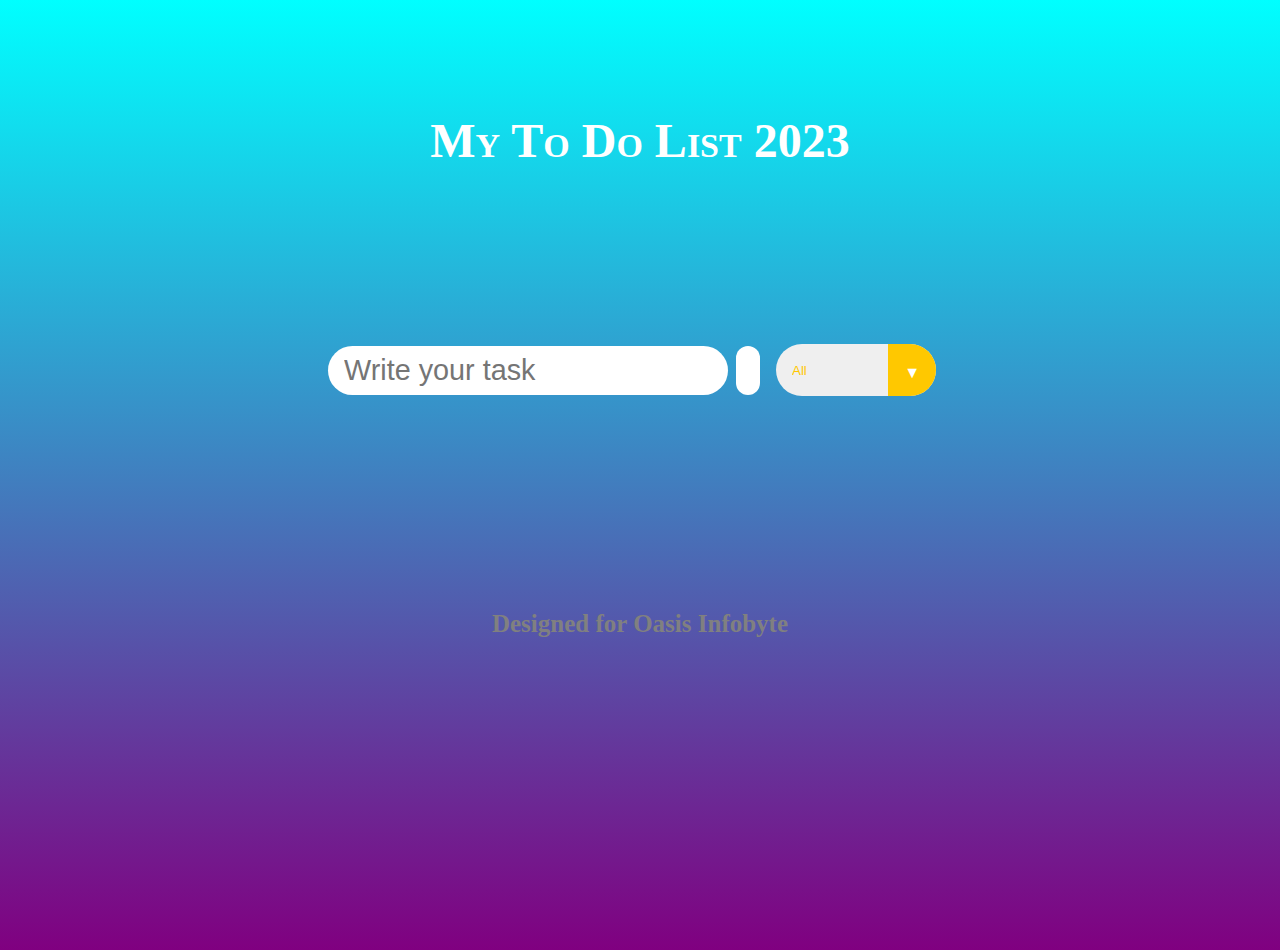
<file: Task 3/index.html>
<!DOCTYPE html>
<html lang="en">
<head>
    <meta charset="UTF-8">
    <meta http-equiv="X-UA-Compatible" content="IE=edge">
    <meta name="viewport" content="width=device-width, initial-scale=1.0">
    <!-- Google Fonts -->
    <link rel="preconnect" href="https://fonts.googleapis.com">
    <link rel="preconnect" href="https://fonts.gstatic.com" crossorigin>
    <link href="https://fonts.googleapis.com/css2?family=Poppins&display=swap" rel="stylesheet">
    <!-- Font Awesome cdn css -->
    <link rel="stylesheet" href="https://cdnjs.cloudflare.com/ajax/libs/font-awesome/5.15.3/css/all.min.css" integrity="sha512-iBBXm8fW90+nuLcSKlbmrPcLa0OT92xO1BIsZ+ywDWZCvqsWgccV3gFoRBv0z+8dLJgyAHIhR35VZc2oM/gI1w==" crossorigin="anonymous" referrerpolicy="no-referrer" />
    <link rel="stylesheet" href="./style.css">
    <title>To Do List</title>
</head>
<body>

    <header>
        <h1>My To Do List 2023</h1> 
    </header>
    
    <form action="">
        <input type="text" class="todo-input" placeholder="Write your task">
        <button class="todo-button" type="submit">
            <i class="fas fa-plus-circle fa-lg"></i>
        </button>
        <div class="select">
            <select name="todos" class="filter-todo">
                <option value="all">All</option>
                <option value="completed">Completed</option>
                <option value="incomplete">Incomplete</option>
            </select>
        </div>
    </form>

    <div class="todo-container">
        <ul class="todo-list"></ul>
    </div>
    <div class="footer" role="contentinfo">
        <h3>Designed for Oasis Infobyte</h3>
    </div>

    <script src="./script.js"></script>

</body>
</html>
</file>
<file: 11 febuary 2023-1/style.css>
* {
    margin: 0;
    padding: 0;
    outline: 0;
    box-sizing: border-box;
    background: #0f0f10;
    font-family: "Poppins", sans-serif;
    color: #ffffff;
  } 
  
  /* removing the default css of a tags */
   a {
    text-decoration: none;
  } 
  
  /* removing the default css of li tags */
   li {
    list-style: none;
  } 
  
   body {
    margin: 0 15vw;
  } 
  
  /* designing the navigation menu */
   nav {
    display: flex;
    width: 100%;
    align-items: center;
    justify-content: space-between;
    padding: 30px 0;
  } 
  
   nav img {
    width: 25px;
    height: 25px;
  } 
  
  nav ul {
    display: flex;
  }
  
  nav ul li {
    margin-right: 40px;
  }
  
  nav ul li a {
    font-weight: 700;
    font-size: 14px;
    color: white;
  } 
  
  nav ul li:first-child a{
    font-weight: 700;
    font-size: 14px;
  } 
  
   .nav-right-section {
    display: flex;
    align-items: center;
  }
  
  .nav-right-section button {
    background: #1e1e21;
    border-radius: 8px;
    font-weight: 300;
    font-size: 14px;
    padding: 10px 40px;
  } 
  
  /* designing the main section */
   main {
    display: flex;
    align-items: flex-start;
    margin-top: 30px;
    position: relative;
  }
  
   .mainImg {
    width: 230px;
    position: relative;
    top: -250px;
    left: 70px;
  } 
  
.main {
    margin-left: 180px;
  }
  
  .onEarImg {
    width: 320px;
    margin-left: 50px;
  }
  
   .main h1 {
    font-weight: 600;
    font-size: 46px;
    margin-bottom: 25px;
  }
  
   .main h4 {
    font-weight: 500;
    font-size: 16px;
    margin-bottom: 25px;
  }
  
   .main p {
    width: 65%;
    font-size: 12px;
    font-weight: 300;
    color: #bdc0c2;
    line-height: 25px;
    margin-bottom: 25px;
  } 
  
  .shopping-bag-section {
    display: flex;
    align-items: center;
    gap: 20px;
    background: #1e1e21;
    border-radius: 8px;
    width: fit-content;
    padding: 10px 25px;
  }
  
   .shopping-bag-section img {
    width: 15px;
    background-color: transparent;
  } 
  
  .shopping-bag-section p {
    margin-bottom: 0;
    color: white;
    background-color: transparent;
  }
  
   .shopping-bag-section span {
    background-color: transparent;
  }
   
  /* designing the social media section */
   .social-media-section {
    display: flex;
    align-items: center;
    justify-content: space-around;
    padding: 0 50px;
    position: relative;
    top: -50px;
    margin-bottom: 40px;
  } 
  
   .social-media-section img {
    scale: 0.8;
  }
  
  /* designing the specification section */
   .specification {
    display: flex;
    flex-direction: column;
    align-items: center;
  }
  
   .specification-logo,
  .case-logo {
    scale: 0.8;
    margin-bottom: 20px;
  }
   
   .specification-list {
    display: flex;
  } 
  
  .specification-list img {
    scale: 0.8;
  }
  
   .specification-list-items div {
    margin-bottom: 20px;
  }   
   .specification-list-items div img {
    scale: 0.8;
  } 
  
   .specification-list-items div p {
    font-size: 12px;
  } 
  
   .specification-list-items div p:last-child {
    color: #bdc0c2;
    font-size: 10px;
    margin-top: 5px;
    width: 70%;
  } 
  
   .specification-list-items div:first-child,
  .specification-list-items div:last-child {
    margin-left: 30px;
  }
    /* designing the case section */
   .case {
    margin-top: 80px;
    display: flex;
    flex-direction: column;
    align-items: center;
  } 
  
  .case-item {
    display: flex;
    gap: 30px;
    align-items: center;
    justify-content: center;
  }
  
   .case-item-img {
    scale: 0.8;
     /* width: 50%;  */
  }
   
   .case-item div {
    width: 20%;
  }
   
   .case-item div p:first-child {
    color: #bdc0c2;
    font-size: 12px;
    font-weight: 400;
    line-height: 25px;
    margin-bottom: 20px;
  } 
  
   .case-item div p:last-child img {
    scale: 0.8;
    background-color: transparent;
  } 
  
   .case-item div p:last-child {
    width: fit-content;
    background: #1e1e21;
    border-radius: 8px;
    display: flex;
    align-items: center;
    gap: 20px;
    font-size: 12px;
    padding: 10px 20px;
  }
   
  /* buy product section */
   .buy-product {
    background: #181a1b;
    border-radius: 12px;
    display: flex;
    align-items: center;
    justify-content: center;
    gap: 50px;
    margin-top: 70px;
    padding: 40px 0;
  } 
  
  .buy-product div,
  .buy-product p,
  .buy-product h3,
  .buy-product img {
    background-color: transparent;
  }
   
  .buy-product div {
    width: 25%;
  }
  
   .buy-product div h3 {
    font-weight: 600;
    font-size: 18px;
    margin-bottom: 15px;
  }
   
  .buy-product div p {
    color: #bdc0c2;
    font-size: 14px;
    margin-bottom: 15px;
  } 
  
   .buy-product div div {
    display: flex;
    align-items: center;
    width: fit-content;
    background: #000000;
    border-radius: 8px;
    padding: 10px 20px;
  } 
  
  .buy-product div div img {
    scale: 0.8;
    margin-right: 10px;
  }
   
  .buy-product div div p {
    margin-bottom: 0;
    font-size: 12px;
    color: white;
  } 
  
  /* designing the product section for displaying the items */
   .product {
    display: flex;
    flex-direction: column;
    margin: 0 150px;
  } 
  
   .product-logo {
    display: flex;
    flex-direction: column;
  }
   
  .product-logo {
    scale: 0.3;
  }
  
   .product-items {
    display: flex;
    align-items: center;
    flex-wrap: wrap;
    gap: 50px;
    padding-left: 50px;
  }
   
  .product-card {
    position: relative;
    width: 130px;
    height: 130px;
    background: #181a1b;
    border-radius: 8px;
  } 
  
   .product-img {
    width: 75px;
    height: 100px;
    position: absolute;
    z-index: 100;
    top: -40px;
    left: 28px;
  } 
  
   .product-img,
  .product-card p,
  .product-card span,
  .product-card img,
  .product-card div {
    background-color: transparent;
  } 
  
   .product-info {
    position: absolute;
    bottom: 0;
    width: 100%;
    display: flex;
    align-items: flex-end;
    justify-content: space-between;
    padding: 10px 15px;
  } 
  
   .product-info p {
    font-size: 12px;
  }
   
  .product-info p span {

    color: #bdc0c2;
  } 
   .product-info div {
    background: #0a0a0b;
    border-radius: 8px;
    padding: 2px 6px;
  }
    .product-info div img {
    width: 13px;
    height: 13px;
  } 
  
  /* designing the footer section  */
   footer{
    margin: 100px 0;
    display: flex;
    align-items: flex-start;
    justify-content: space-between;
    position: relative;
  } 
  
  .footer-logo{
    scale: 0.8;
  }
   
  ul li a{
    font-size: 12px;
    color: #BDC0C2;
  } 
 
  ul li:first-child a{
    font-size: 16px;
    font-weight: 400;
    color: white;
  } 
  
  /* ul li:first-child{
    margin-bottom: 10px;
  }
   */
  .footer-subscription{
    display: flex;
    flex-direction: column;
    gap: 30px;
  } 
  
  .footer-subscription div:first-child{
    background: #181A1B;
  border-radius: 8px;
  padding: 5px 10px;
  display: flex;
  } 

  .footer-subscription div:first-child input{
    border: none;
    background-color: transparent;
  } 
  
   .subscribe-button{
    background: #0A0A0B;
    border-radius: 8px;
    padding: 10px 20px;
    border: none;
    display: flex;
    align-items: center;
    gap: 10px;
  } 
  
   .subscribe-button img{
    scale: 0.8;
  } 
  
   .subscribe-button p{
    font-size: 12px;
  }
   
   .footer-subscription div:last-child img{
    margin-right: 10px;
    scale: 0.8;
  } 
  
  .arrow-up{
    position: absolute;
    right: -160px;
    scale: 0.8;
  }
</file>
<file: 11 febuary 2023-2/style.css>
* {
    margin: 0;
    padding: 0;
    box-sizing: border-box;
    font-family: "Manrope";
  }
  
  /* removing default styling of li items */
  li {
    list-style: none;
  }
  
  /* removing the default decoration of a tags */
  a {
    text-decoration: none;
  }
  
  /* giving default design to every button */
  button {
    background: #6663e9;
    border: none;
    border-radius: 30px;
    padding: 10px 30px;
    color: #ffffff;
    font-weight: 800;
    font-size: 18px;
  }
  
  body {
    background-color: #f6f8fa;
  }
  
  header {
    background-image: linear-gradient(rgba(0, 0, 0, 0.5), rgba(0, 0, 0, 0.5)),
      url("./Photos/mainBackground.png");
    background-position: center;
    background-repeat: no-repeat;
    background-size: cover;
    height: 125vh;
    position: relative;
  }
  
  /* designing the navigation menu */
  nav {
    display: flex;
    align-items: center;
    justify-content: space-around;
    padding: 25px 0;
  }
  
  nav img {
    height: 45px;
    width: 120px;
  }
  
  nav ul {
    display: flex;
    align-items: center;
  }
  
  nav ul li a {
    color: #ffffff;
    margin-right: 50px;
    font-size: 18px;
  }
  
  hr {
    margin: 0 100px;
  }
  
  /* designing the div inside the header */
  header div {
    color: #ffffff;
    margin-left: 150px;
    margin-top: 85px;
  }
  
  header div h1 {
    font-size: 72px;
    margin-bottom: 30px;
  }
  
  header div p {
    font-size: 18px;
    margin-bottom: 30px;
    font-weight: 500;
    width: 410px;
  }
  
  /* designing the multiple logos box */
  .my-logos {
    background-color: #fff;
    margin: 0 35px;
    height: 190px;
    display: flex;
    align-items: center;
    justify-content: space-evenly;
    border-radius: 30px;
    position: relative;
    bottom: 100px;
  }
  
  .my-logos img {
    width: 156px;
    height: 38px;
  }
  
  /* designing the wrapper section of the cards */
  .cards-wrapper-section h1 {
    font-weight: 800;
    font-size: 60px;
    text-align: center;
    letter-spacing: 0.01em;
  }
  
  .cards-wrapper {
    display: flex;
    flex-wrap: wrap;
    align-items: center;
    justify-content: center;
    gap: 10px;
    margin-top: 50px;
    position: relative;
  }
  
  /* designing the card image */
  .card {
    flex-basis: 30%;
    display: flex;
    flex-direction: column;
    align-items: center;
    justify-content: center;
    position: relative;
  }
  
  /* giving different margin top value to position cards */
  .cards-wrapper div:nth-child(2) {
    margin-top: 50px;
  }
  .cards-wrapper div:nth-child(3) {
    margin-top: 100px;
  }
  .cards-wrapper div:nth-child(4) {
    margin-top: 160px;
  }
  .cards-wrapper div:nth-child(5) {
    margin-top: 100px;
  }
  .cards-wrapper div:nth-child(6) {
    margin-top: 40px;
  }
  .cards-wrapper div:nth-child(7) {
    margin-top: 40px;
  }
  .cards-wrapper div:nth-child(8) {
    margin-top: 100px;
  }
  .cards-wrapper div:nth-child(9) {
    margin-top: 160px;
  }
  
  .card img {
    width: 366px;
    height: 400px;
    border-radius: 20px;
  }
  
  /* designing the card box of card */
  .card-box {
    width: 326px;
    height: 121px;
    border-radius: 20px;
    background: #ffffff;
    box-shadow: 0px 4px 120px rgba(58, 86, 78, 0.2);
    position: absolute;
    bottom: -60px;
    padding: 15px 20px;
    display: flex;
    align-items: center;
    justify-content: space-between;
  }
  
  .card-box button {
    font-weight: 800;
    font-size: 15px;
    width: 114px;
    height: 52px;
  }
  
  .card-box div h3 {
    font-weight: 700;
    font-size: 24px;
    margin-bottom: 10px;
  }
  
  .card-box div p {
    font-weight: 800;
    font-size: 20px;
    color: #6663e8;
    text-shadow: 0px 4px 60px rgba(0, 0, 0, 0.05);
  }
  
  /* designing both the features section of the website */
  .features-section {
    display: flex;
    align-items: center;
    justify-content: center;
    margin-top: 250px;
  }
  
  .features-section div {
    width: 50%;
  }
  
  .first-feature-section div:first-child img:first-child {
    position: absolute;
    left: -80px;
    z-index: -1;
    width: 726px;
    height: 456px;
  }
  
  .features-section div:first-child img:last-child {
    position: relative;
    width: 405px;
    height: 405px;
    border-radius: 51px;
    bottom: 55px;
    left: 110px;
  }
  
  /* designing the second div of feature box */
  .features-section h1 {
    font-weight: 800;
    font-size: 60px;
    letter-spacing: 0.01em;
    margin-bottom: 30px;
  }
  
  .features-section p {
    font-weight: 500;
    font-size: 18px;
    color: #585c65;
    margin-bottom: 40px;
    max-width: 80%;
  }
  
  .features-section button {
    font-weight: 700;
  }
  
  /* designing the second feature section */
  .second-feature-section {
    display: flex;
    align-items: center;
    justify-content: center;
  }
  
  .second-feature-section div {
    width: 50%;
  }
  
  .second-feature-section div:last-child{
      position: relative;
  }
  
  .second-feature-section div:last-child img:first-child {
    position: absolute;
    right: 0;
    width: 726px;
    height: 456px;
    bottom: -220px;
  }
  
  .second-feature-section div:last-child img:last-child {
    position: absolute;
    width: 405px;
    height: 405px;
    border-radius: 51px;
    right: 135px;
    bottom: -110px;
  }
  
  .second-feature-section div:first-child {
    padding: 0 50px;
  }
  
  .second-feature-section div:first-child h1 {
    width: 90%;
  }
  
  /* designing the newsletter section */
  .newsletter {
    margin: 100px 70px;
    background: #6663e9;
    box-shadow: 0px 4px 60px rgba(0, 0, 0, 0.05);
    border-radius: 70px;
    display: flex;
    flex-direction: column;
    align-items: center;
    justify-content: center;
    gap: 30px;
    padding: 70px 0;
    color: #ffffff;
    text-align: center;
  }
  
  .newsletter h1 {
    font-weight: 800;
    font-size: 60px;
  }
  
  .newsletter p {
    font-weight: 400;
    font-size: 18px;
    width: 55%;
  }
  
  /* designing the form */
  .newsletter form {
    display: flex;
    align-items: center;
    gap: 20px;
  }
  
  .newsletter form div {
    display: flex;
    align-items: center;
    gap: 20px;
    background: #5654d1;
    border-radius: 40px;
    width: 468px;
    height: 61px;
    padding: 0 20px;
  }
  
  .newsletter form input {
    background-color: transparent;
    border: none;
  }
  
  .newsletter form button {
    background: #ffffff;
    box-shadow: 0px 4px 60px rgba(0, 0, 0, 0.05);
    border-radius: 40px;
    width: 174px;
    height: 61px;
    color: #6663e9;
  }
  
  /* designing the footer area */
  footer {
    display: flex;
    align-items: flex-start;
    margin: 0 100px;
    justify-content: space-between;
    margin-bottom: 80px;
  }
  
  footer div:first-child {
    display: flex;
    flex-direction: column;
    gap: 30px;
  }
  
  footer div:first-child img {
    width: 150px;
  }
  
  footer div:first-child div img {
    width: 45px;
    height: 45px;
    margin-right: 20px;
  }
  
  footer div:first-child p {
    width: 323px;
    font-weight: 400;
    font-size: 20px;
  }
  
  /* designing the footer links */
  .footer-links {
    display: flex;
    align-items: flex-start;
    justify-content: space-between;
    gap: 120px;
  }
  
  .footer-links-content {
    display: flex;
    flex-direction: column;
  }
  
  .footer-links-content ul li a {
    color: black;
  }
  
  .footer-links-content ul li:first-child {
    font-weight: 700;
    font-size: 20px;
  }
  
  .footer-links-content ul li{
      margin-bottom: 25px;
  }
</file>
<file: Task 1/style.css>
* {
    padding: 0;
    margin: 0;
    box-sizing: border-box;
    outline: 0;
    transition: all 0.5s ease;
}

body {
    font-family: sans-serif;
}

a {
    text-decoration: none;
    color: #fff;
}

body {
    background-image: url(./cal.jpg);
}

.container {
    height: 100vh;
    width: 100vw;
    display: grid;
    place-items: center;

}

.calculator  {
    position: relative;
    height: auto;
    width: auto;
    padding: 20px;
    border-radius: 20px;
    box-shadow: 0 0 30px #000;
    

}

.theme-toggler {
    position: absolute;
    top: 30px;
    right: 30px;
    color: #fff;
    cursor: pointer;
    z-index: 1;
}

.theme-toggler.active {
    color: #333;
}

.theme-toggler.active::before {
    background-color: #fff;
}

.theme-toggler::before {
    content: '';
    height: 30px;
    width: 30px;
    position: absolute;
    top: 50%;
    transform: translate(-50%, -50%);
    border-radius: 50%;
    background-color: #333;
    z-index: -1;
}

#display {
    margin: 0 10px;
    height: 150px;
    width: auto;
    max-width: 270px;
    display: flex;
    align-items: flex-end;
    justify-content: flex-end;
    font-size: 30px;
    margin-bottom: 20px;
    overflow-x: scroll;
  }

#display::-webkit-scrollbar {
    display: block;
    height: 3px;
}

button {
    height: 60px;
    width: 60px;
    border: 0;
    border-radius: 30px;
    margin: 5px;
    font-size: 20px;
    cursor: pointer;
    transition: all 200ms ease;
}

button:hover {
    transform: scale(1.1);
}

button#equal {
    height: 130px;
}

/* light theme */

.calculator {
    background-color: #fff;
}

.calculator #display {
    color: #0a1e23;
}

.calculator button#clear {
    background-color: #ffd5d8;
    color: #fc4552;
}

.calculator button.btn-number {
    background-color: #c3eaff;
    color: #000000;
}

.calculator button.btn-operator {
    background-color: #ffd0fb;
    color: #f967f3;
  }

  .calculator button.btn-equal {
    background-color: #adf9e7;
    color: #000;
  }

  /* dark theme */

  .calculator.dark {
    background-color: #071115;
  }

  .calculator.dark #display {
    color: #f8fafb;
  }

  .calculator.dark button#clear {
    background-color: #2d191e;
    color: #bd3740;
  }

  .calculator.dark button.btn-number {
    background-color: #1b2f38;
    color: #f8fafb;
  }

  .calculator.dark button.btn-operator {
    background-color: #2e1f39;
    color: #aa00a4;
  }

  .calculator.dark button.btn-equal {
    background-color: #223323;
    color: #ffffff;
  }
  h1{
    text-align: center;
    
  }
  h3{
    color: red;
  }
</file>
<file: Task 2/style.css>
@import url("https://fonts.googleapis.com/css2?family=Poppins:wght@100;200;300;400;500;600;700;800;900&display=swap");

* {
  margin: 0;
  padding: 0;
  box-sizing: border-box;
  font-family: "Poppins", sans-serif;
}

html {
  font-size: 62.5%;
}

.container {
  background-color: #d6ffde;
  min-height: 100vh;
  border: 1rem solid;
  border-color: rgb(0, 0, 0);
}
.content {
  max-width: 100rem;
  margin: 0 auto;
  padding: 0 2rem;
}

.top_section {
  margin-top: 10rem;
  display: flex;
  justify-content: center;
  align-items: center;
}

.top_section h1 {
  font-size: 5rem;
  font-weight: bold;
  color: black;
  text-transform: uppercase;
}

.top_section h4 {
  font-size: 3rem;
  font-weight: bold;
  text-align: end;
}

.image_container {
  border-radius: 50%;
  overflow: hidden;
}

.image_container,
img {
  width: 30rem;
  height: 32rem;
}

.about_section {
  margin-top: 5rem;
}

.about_section h2 {
  font-size: 7rem;
  font-weight: 400;
  margin-bottom: 2rem;
}

.about_section p {
  font-size: 2rem;
  line-height: 3rem;
  letter-spacing: 0.15rem;
  text-align: justify;
}

.list {
  margin: 5rem 0;
}


.list ul {
  margin-left: 5rem;
}
.list li {
  margin-bottom: 1.5rem;
  text-align: justify;
}

.list ul li {
  font-size: 2.2rem;
  
}
.about_section h1{
  font-size: 40px;
  word-spacing: normal;
  font-family: 'Times New Roman', Times, serif;
  
}

.list .item > li::before {
  content: "\00BB";
  font-size: 2rem;
  padding: 0 1rem;
}

.pop h1{
  font-size: 40px;
  font-family: 'Times New Roman', Times, serif;
}

footer {
  margin-top: 5rem;
}

footer p {
  text-align: end;
  font-size: 15px;
  font-family: 'Times New Roman', Times, serif;
}

@media (max-width: 768px) {
  .top_section {
    flex-direction: column;
    align-items: center;
  }

  .top_section .image_container {
    margin-bottom: 2rem;
  }

  html {
    font-size: 40%;
  }
}
</file>
<file: Task 3/style.css>
* {
    margin: 0;
    padding: 0;
    box-sizing: border-box;
}

body {
    background-image: linear-gradient(aqua ,purple);
    background-repeat: no-repeat;
    color: white;
    font-family: "Poppins", sans-serif;
    min-height: 100vh;
}

header {
    font-size: 1.5rem;
    font-family: 'Times New Roman', Times, serif;
    font-variant: small-caps;

    
}

header, 
form {
    min-height: 20vh;
    display: flex;
    justify-content: center;
    align-items: center;
    margin: 50px;
}

form input, 
form button {
    padding: 0.5rem;
    padding-left: 1rem;
    font-size: 1.8rem;
    border: none;
    background: white;
    border-radius: 2rem;
    
}

form button {
    color: rgb(255, 200, 0);
    background: white;
    cursor: pointer;
    transition: all 0.3 ease;
    margin-left: 0.5rem;
    
}

form button:hover {
    color: white;
    background: rgb(255, 200, 0);
}

.fa-plus-circle {
    margin-top: 0.3rem;
    margin-left: -8px;
}

.todo-container {
    display: flex;
    justify-content: center;
    align-items: center;
    
}

.todo-list {
    min-width: 30%;
    list-style: none;
    
}

.todo {
    margin: 0.5rem;
    padding-left: 0.5rem;
    background: white;
    color: black;
    font-size: 1.5rem;
    display: flex;
    justify-content: space-between;
    align-items: center;
    transition: 0.5s;
    border-radius: 2rem;
}

.todo li {
    flex: 1;
}

.trash-btn, 
.complete-btn {
    color: white;
    border: none;
    padding: 1rem;
    cursor: pointer;
    font-size: 1.5rem;
}

.complete-btn {
    background: rgb(255, 200, 0);
}

.trash-btn {
    border-top-right-radius: 1.75rem;
    border-bottom-right-radius: 1.75rem;
    background: rgb(171, 171, 171);
}

.todo-item {
    padding: 0rem 0.5rem;
}

.fa-trash, 
.fa-check-circle {
    pointer-events: none;
}

.completed {
    text-decoration: line-through;
    opacity: 0.5;
}

.slide {
    transform: translateX(10rem);
    opacity: 0;
}

select {
    -webkit-appearance: none;
    -moz-appearance: none;
    appearance: none;
    outline: none;
    border: none;
}

.select {
    margin: 1rem;
    position: relative;
    overflow: hidden;
    border-radius: 50px;
}

select {
    color:rgb(255, 200, 0);
    width: 10rem;
    height: 3.2rem;
    cursor: pointer;
    padding: 1rem;
}

.select::after {
    content: "\25BC";
    position: absolute;
    background:rgb(255, 200, 0);
    top: 0;
    right: 0;
    padding: 1rem;
    pointer-events: none;
    transition: all 0.3s ease;
}

.select:hover::after {
    background: white;
    color: rgb(255, 200, 0);
}
h3{
    text-align:center ;
    font-family: 'Times New Roman', Times, serif;
    font-size: 25px;
    font-weight: 900;
    margin-top: 100px;
    color: #808080;
}
</file>
